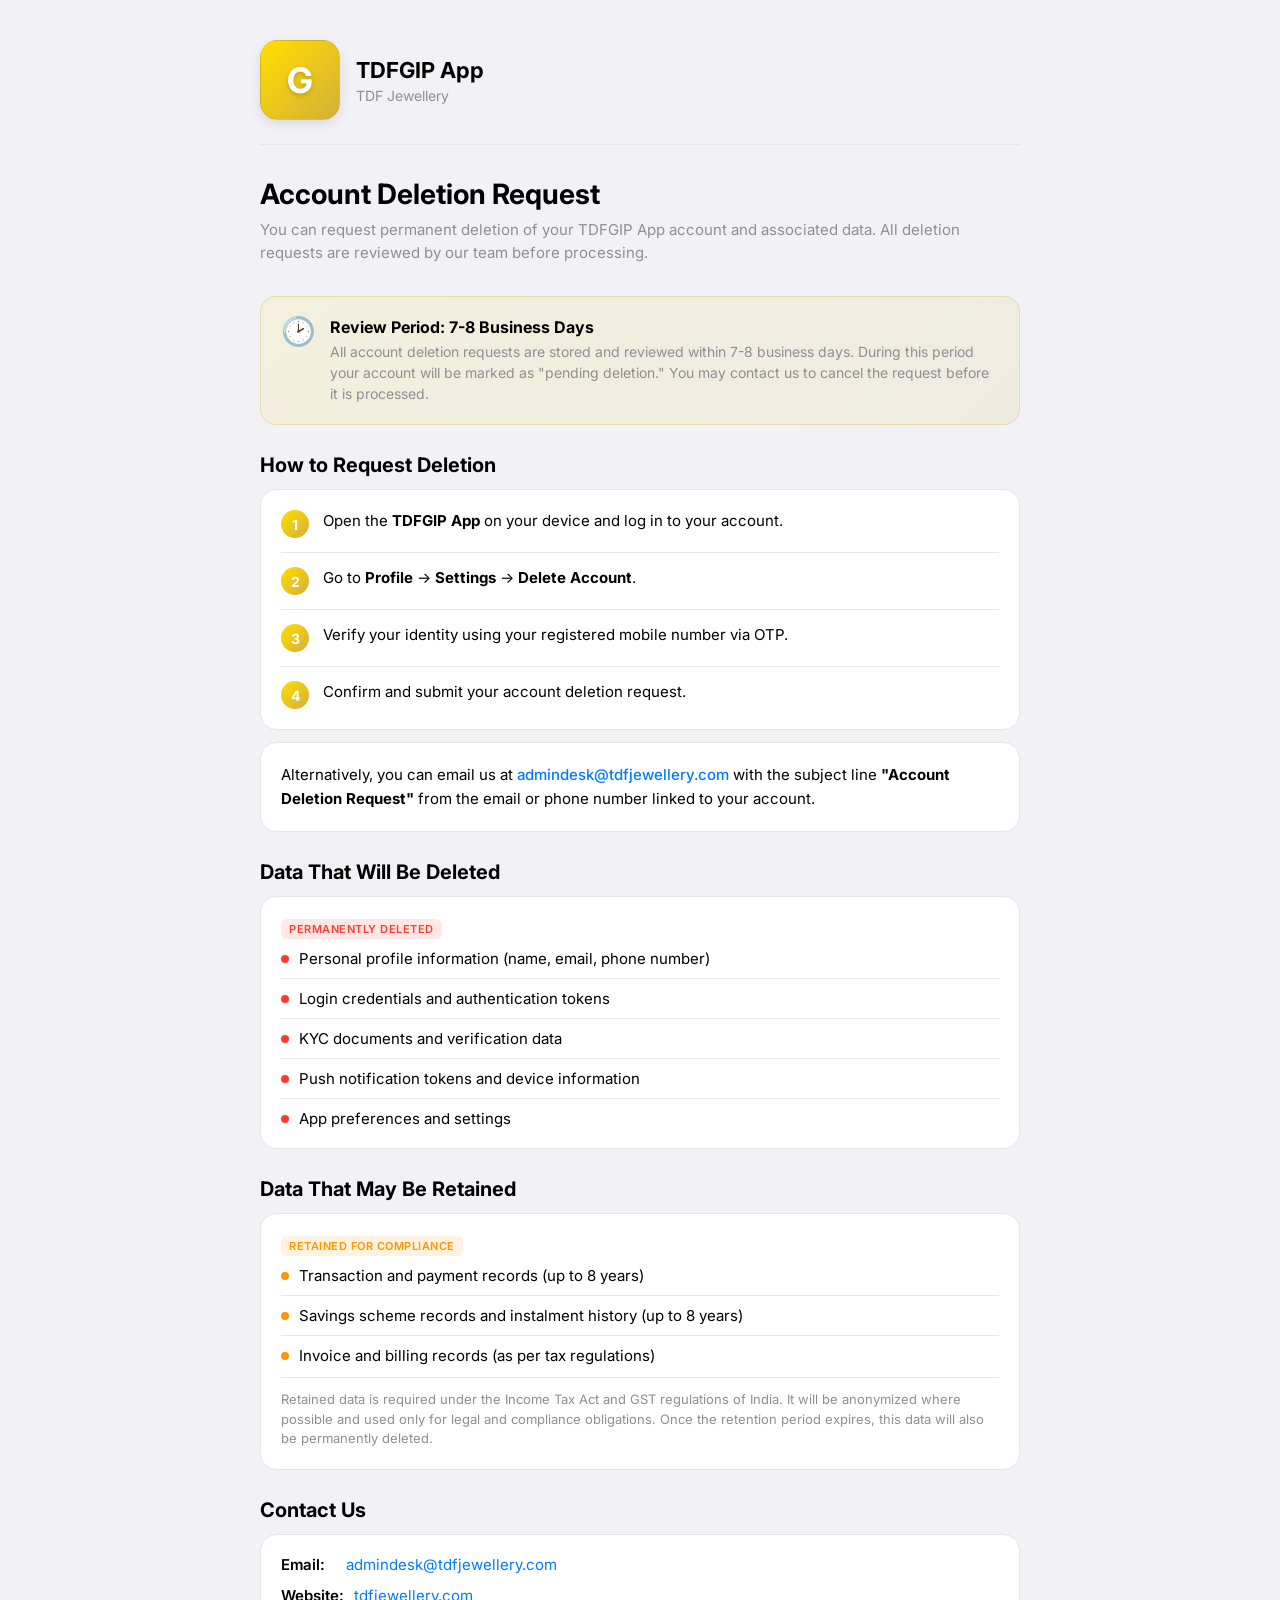
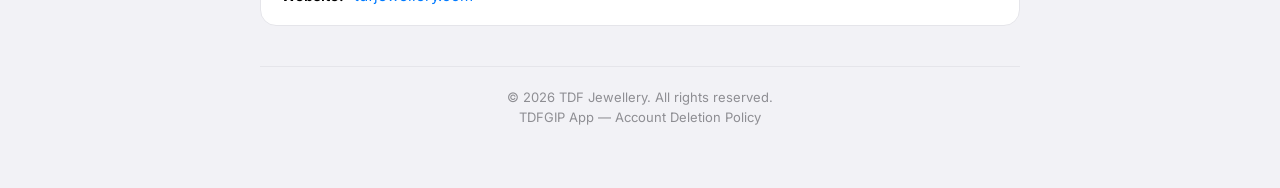
<file: account-deletion.html>
<!DOCTYPE html>
<html lang="en">

<head>
    <meta charset="UTF-8">
    <meta name="viewport" content="width=device-width, initial-scale=1.0">
    <title>Account Deletion - TDFGIP App</title>
    <link rel="preconnect" href="https://fonts.googleapis.com">
    <link rel="preconnect" href="https://fonts.gstatic.com" crossorigin>
    <link href="https://fonts.googleapis.com/css2?family=Inter:wght@400;500;600;700&display=swap" rel="stylesheet">
    <style>
        :root {
            --bg-color: #f2f2f6;
            --surface-color: #ffffff;
            --text-primary: #000000;
            --text-secondary: #8e8e93;
            --accent-color: #007aff;
            --divider: #e5e5ea;
            --card-bg: #ffffff;
            --gold-start: #FFDF00;
            --gold-end: #D4AF37;
            --danger: #ff3b30;
        }

        @media (prefers-color-scheme: dark) {
            :root {
                --bg-color: #000000;
                --surface-color: #1c1c1e;
                --text-primary: #ffffff;
                --text-secondary: #98989d;
                --accent-color: #0a84ff;
                --divider: #38383a;
                --card-bg: #1c1c1e;
            }
        }

        * {
            box-sizing: border-box;
            margin: 0;
            padding: 0;
            font-family: '-apple-system', 'BlinkMacSystemFont', 'Inter', 'Segoe UI', Roboto, Helvetica, Arial, sans-serif;
            -webkit-font-smoothing: antialiased;
        }

        body {
            background-color: var(--bg-color);
            color: var(--text-primary);
            min-height: 100vh;
        }

        .container {
            width: 100%;
            max-width: 800px;
            margin: 0 auto;
            padding: 40px 20px 60px;
        }

        @media (max-width: 600px) {
            .container {
                padding: 20px 16px 40px;
            }
        }

        .app-header {
            display: flex;
            gap: 16px;
            margin-bottom: 32px;
            padding-bottom: 24px;
            border-bottom: 1px solid var(--divider);
        }

        .app-icon {
            width: 80px;
            height: 80px;
            background: linear-gradient(135deg, var(--gold-start), var(--gold-end));
            border-radius: 22%;
            display: flex;
            justify-content: center;
            align-items: center;
            box-shadow: 0 4px 12px rgba(0, 0, 0, 0.1);
            border: 1px solid rgba(0, 0, 0, 0.05);
            flex-shrink: 0;
        }

        .icon-text {
            font-size: 2.2rem;
            font-weight: 700;
            color: #fff;
            text-shadow: 0 2px 4px rgba(0, 0, 0, 0.2);
        }

        .app-meta {
            display: flex;
            flex-direction: column;
            justify-content: center;
        }

        .app-title {
            font-size: 22px;
            font-weight: 700;
            color: var(--text-primary);
            margin-bottom: 4px;
        }

        .app-developer {
            font-size: 14px;
            color: var(--text-secondary);
        }

        .page-title {
            font-size: 28px;
            font-weight: 700;
            color: var(--text-primary);
            margin-bottom: 8px;
        }

        .page-subtitle {
            font-size: 15px;
            color: var(--text-secondary);
            margin-bottom: 32px;
            line-height: 1.5;
        }

        .section {
            margin-bottom: 28px;
        }

        .section-title {
            font-size: 20px;
            font-weight: 700;
            color: var(--text-primary);
            margin-bottom: 12px;
        }

        .card {
            background: var(--card-bg);
            padding: 20px;
            border-radius: 16px;
            border: 1px solid var(--divider);
        }

        .steps-list {
            list-style: none;
            counter-reset: steps;
        }

        .steps-list li {
            counter-increment: steps;
            display: flex;
            align-items: flex-start;
            gap: 14px;
            padding: 14px 0;
            border-bottom: 1px solid var(--divider);
            font-size: 15px;
            line-height: 1.5;
            color: var(--text-primary);
        }

        .steps-list li:last-child {
            border-bottom: none;
            padding-bottom: 0;
        }

        .steps-list li:first-child {
            padding-top: 0;
        }

        .step-number {
            width: 28px;
            height: 28px;
            background: linear-gradient(135deg, var(--gold-start), var(--gold-end));
            border-radius: 50%;
            display: flex;
            justify-content: center;
            align-items: center;
            font-size: 14px;
            font-weight: 700;
            color: #fff;
            flex-shrink: 0;
        }

        .info-text {
            font-size: 15px;
            line-height: 1.6;
            color: var(--text-primary);
        }

        .info-text a {
            color: var(--accent-color);
            text-decoration: none;
            font-weight: 500;
        }

        .data-list {
            list-style: none;
            padding: 0;
        }

        .data-list li {
            display: flex;
            align-items: center;
            gap: 10px;
            padding: 10px 0;
            border-bottom: 1px solid var(--divider);
            font-size: 15px;
            color: var(--text-primary);
        }

        .data-list li:last-child {
            border-bottom: none;
            padding-bottom: 0;
        }

        .data-list li:first-child {
            padding-top: 0;
        }

        .dot-deleted {
            width: 8px;
            height: 8px;
            background-color: var(--danger);
            border-radius: 50%;
            flex-shrink: 0;
        }

        .dot-retained {
            width: 8px;
            height: 8px;
            background-color: #ff9500;
            border-radius: 50%;
            flex-shrink: 0;
        }

        .badge {
            display: inline-block;
            font-size: 11px;
            font-weight: 600;
            text-transform: uppercase;
            letter-spacing: 0.5px;
            padding: 3px 8px;
            border-radius: 6px;
            margin-bottom: 10px;
        }

        .badge-deleted {
            background-color: rgba(255, 59, 48, 0.12);
            color: var(--danger);
        }

        .badge-retained {
            background-color: rgba(255, 149, 0, 0.12);
            color: #ff9500;
        }

        .review-banner {
            background: linear-gradient(135deg, rgba(255, 223, 0, 0.1), rgba(212, 175, 55, 0.1));
            border: 1px solid rgba(212, 175, 55, 0.3);
            border-radius: 16px;
            padding: 20px;
            display: flex;
            align-items: flex-start;
            gap: 14px;
            margin-bottom: 28px;
        }

        .review-icon {
            font-size: 28px;
            flex-shrink: 0;
            line-height: 1;
        }

        .review-content {
            flex: 1;
        }

        .review-title {
            font-size: 16px;
            font-weight: 700;
            color: var(--text-primary);
            margin-bottom: 4px;
        }

        .review-text {
            font-size: 14px;
            color: var(--text-secondary);
            line-height: 1.5;
        }

        .retained-note {
            font-size: 13px;
            color: var(--text-secondary);
            line-height: 1.5;
            margin-top: 12px;
            padding-top: 12px;
            border-top: 1px solid var(--divider);
        }

        .contact-card {
            display: flex;
            flex-direction: column;
            gap: 12px;
        }

        .contact-row {
            display: flex;
            align-items: center;
            gap: 10px;
            font-size: 15px;
            color: var(--text-primary);
        }

        .contact-label {
            font-weight: 600;
            min-width: 55px;
        }

        .contact-row a {
            color: var(--accent-color);
            text-decoration: none;
            word-break: break-all;
        }

        .footer {
            margin-top: 40px;
            padding-top: 20px;
            border-top: 1px solid var(--divider);
            text-align: center;
            font-size: 13px;
            color: var(--text-secondary);
            line-height: 1.6;
        }
    </style>
</head>

<body>
    <main class="container">
        <header class="app-header">
            <div class="app-icon">
                <span class="icon-text">G</span>
            </div>
            <div class="app-meta">
                <h1 class="app-title">TDFGIP App</h1>
                <p class="app-developer">TDF Jewellery</p>
            </div>
        </header>

        <h2 class="page-title">Account Deletion Request</h2>
        <p class="page-subtitle">You can request permanent deletion of your TDFGIP App account and associated data. All deletion requests are reviewed by our team before processing.</p>

        <div class="review-banner">
            <span class="review-icon">&#128337;</span>
            <div class="review-content">
                <p class="review-title">Review Period: 7-8 Business Days</p>
                <p class="review-text">All account deletion requests are stored and reviewed within 7-8 business days. During this period your account will be marked as "pending deletion." You may contact us to cancel the request before it is processed.</p>
            </div>
        </div>

        <section class="section">
            <h3 class="section-title">How to Request Deletion</h3>
            <div class="card">
                <ol class="steps-list">
                    <li>
                        <span class="step-number">1</span>
                        <span>Open the <strong>TDFGIP App</strong> on your device and log in to your account.</span>
                    </li>
                    <li>
                        <span class="step-number">2</span>
                        <span>Go to <strong>Profile</strong> &rarr; <strong>Settings</strong> &rarr; <strong>Delete Account</strong>.</span>
                    </li>
                    <li>
                        <span class="step-number">3</span>
                        <span>Verify your identity using your registered mobile number via OTP.</span>
                    </li>
                    <li>
                        <span class="step-number">4</span>
                        <span>Confirm and submit your account deletion request.</span>
                    </li>
                </ol>
            </div>
            <div class="card" style="margin-top: 12px;">
                <p class="info-text">Alternatively, you can email us at <a href="mailto:admindesk@tdfjewellery.com">admindesk@tdfjewellery.com</a> with the subject line <strong>"Account Deletion Request"</strong> from the email or phone number linked to your account.</p>
            </div>
        </section>

        <section class="section">
            <h3 class="section-title">Data That Will Be Deleted</h3>
            <div class="card">
                <span class="badge badge-deleted">Permanently Deleted</span>
                <ul class="data-list">
                    <li><span class="dot-deleted"></span>Personal profile information (name, email, phone number)</li>
                    <li><span class="dot-deleted"></span>Login credentials and authentication tokens</li>
                    <li><span class="dot-deleted"></span>KYC documents and verification data</li>
                    <li><span class="dot-deleted"></span>Push notification tokens and device information</li>
                    <li><span class="dot-deleted"></span>App preferences and settings</li>
                </ul>
            </div>
        </section>

        <section class="section">
            <h3 class="section-title">Data That May Be Retained</h3>
            <div class="card">
                <span class="badge badge-retained">Retained for Compliance</span>
                <ul class="data-list">
                    <li><span class="dot-retained"></span>Transaction and payment records (up to 8 years)</li>
                    <li><span class="dot-retained"></span>Savings scheme records and instalment history (up to 8 years)</li>
                    <li><span class="dot-retained"></span>Invoice and billing records (as per tax regulations)</li>
                </ul>
                <p class="retained-note">Retained data is required under the Income Tax Act and GST regulations of India. It will be anonymized where possible and used only for legal and compliance obligations. Once the retention period expires, this data will also be permanently deleted.</p>
            </div>
        </section>

        <section class="section">
            <h3 class="section-title">Contact Us</h3>
            <div class="card">
                <div class="contact-card">
                    <div class="contact-row">
                        <span class="contact-label">Email:</span>
                        <a href="mailto:admindesk@tdfjewellery.com">admindesk@tdfjewellery.com</a>
                    </div>
                    <div class="contact-row">
                        <span class="contact-label">Website:</span>
                        <a href="https://tdfjewellery.com" target="_blank" rel="noopener">tdfjewellery.com</a>
                    </div>
                </div>
            </div>
        </section>

        <footer class="footer">
            <p>&copy; 2026 TDF Jewellery. All rights reserved.</p>
            <p>TDFGIP App &mdash; Account Deletion Policy</p>
        </footer>
    </main>
</body>

</html>
</file>
